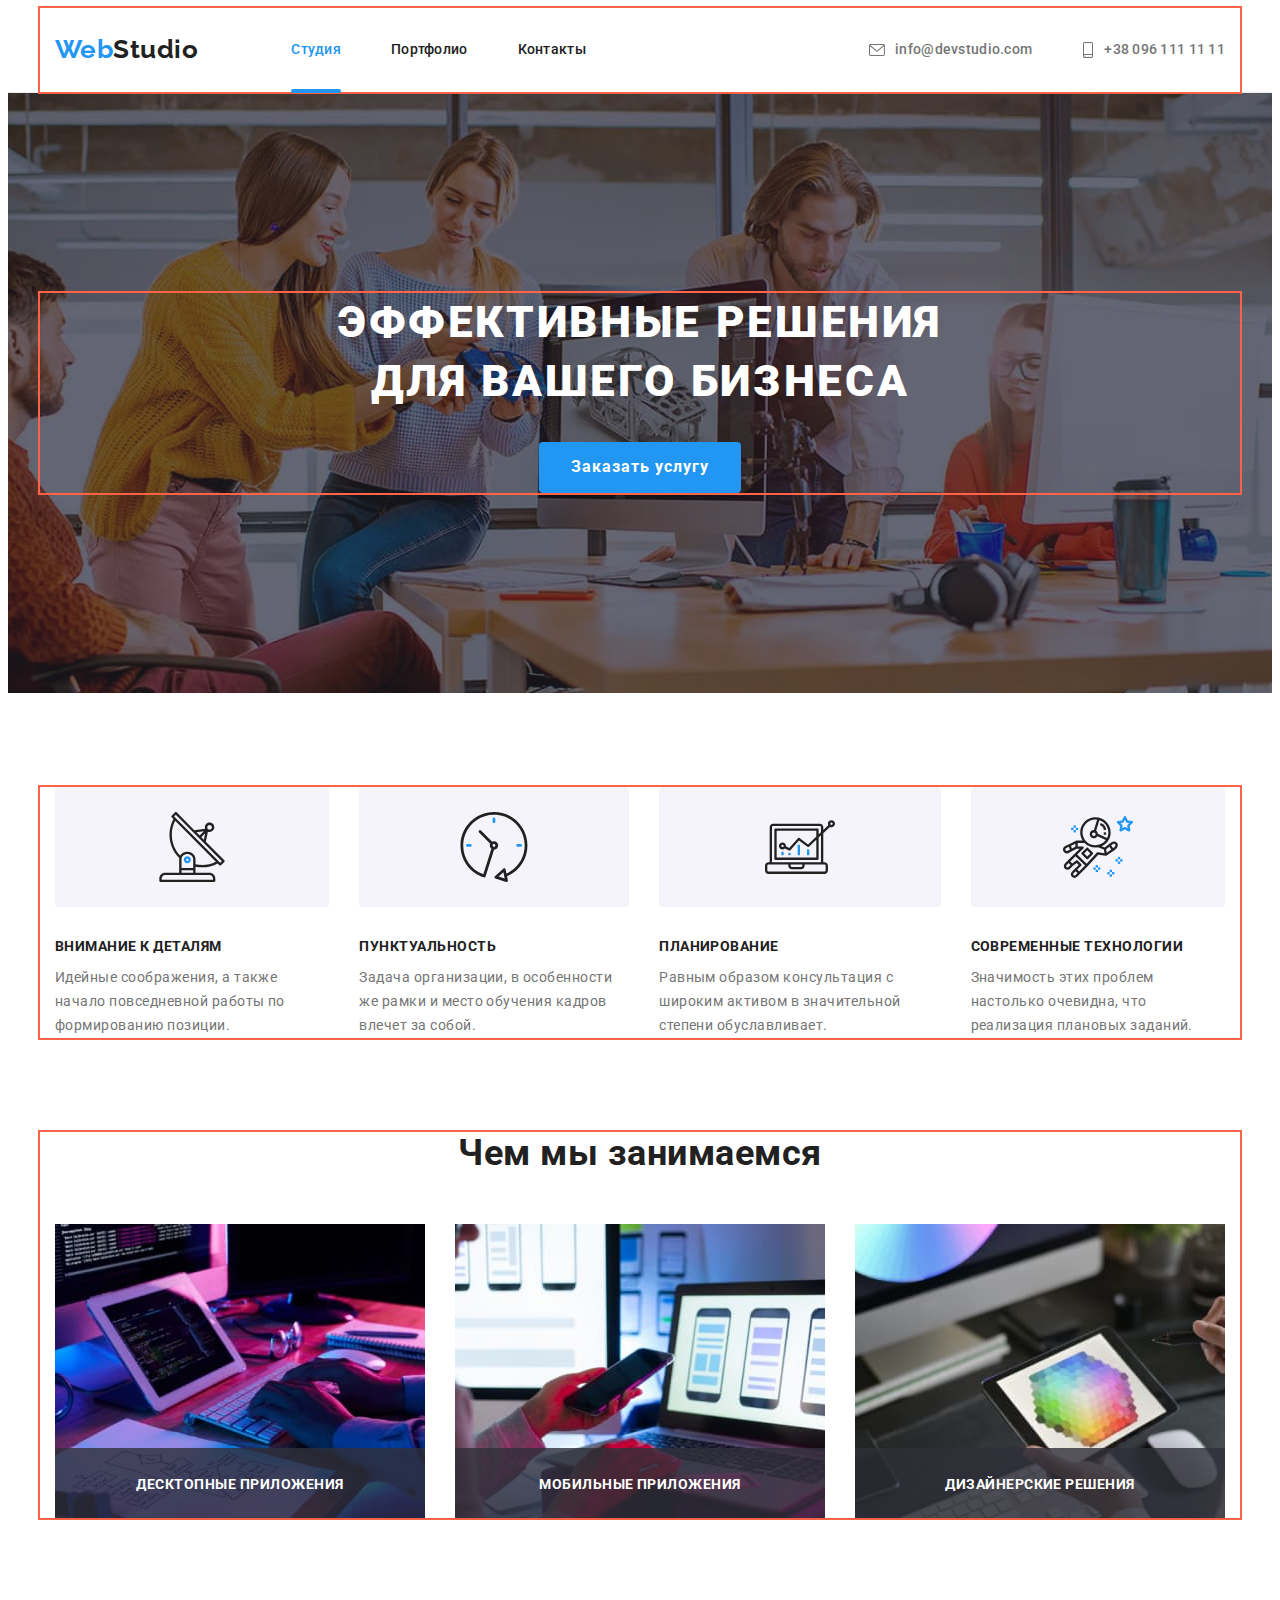
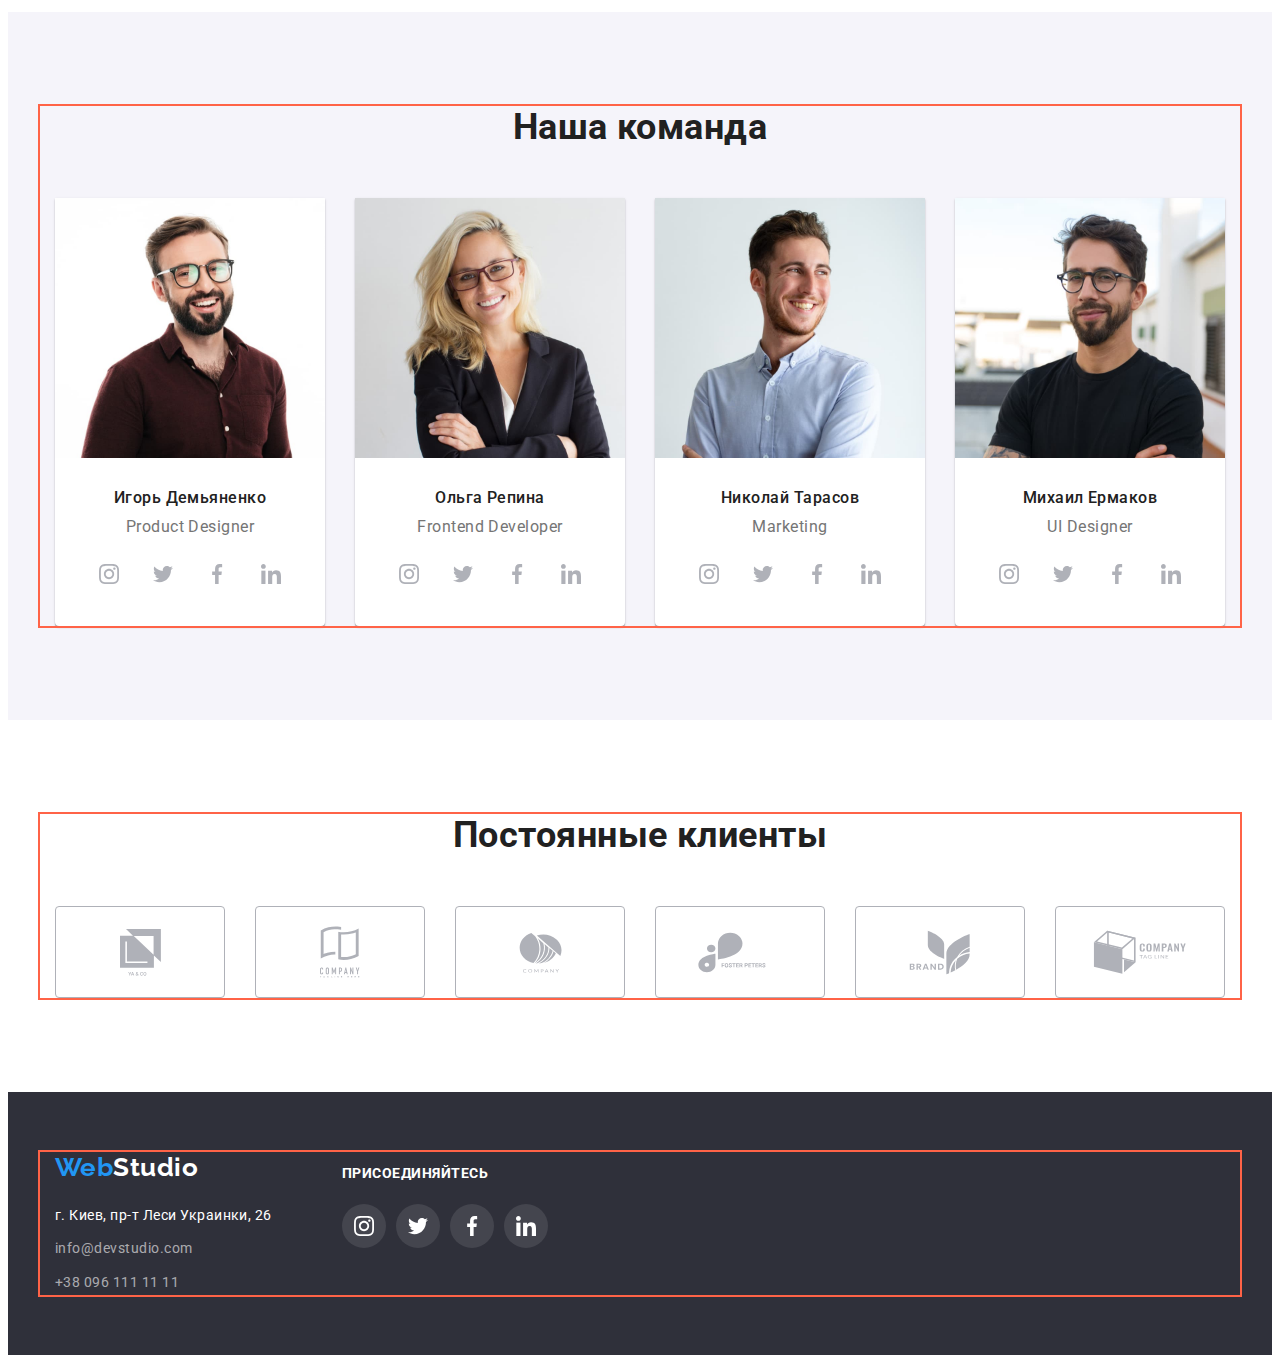
<file: index.html>
<!DOCTYPE html>
<html lang="ru">
  <head>
    <meta charset="UTF-8" />
    <meta http-equiv="X-UA-Compatible" content="IE=edge" />
    <meta name="viewport" content="width=device-width, initial-scale=1.0" />
    <title>Document</title>
    <link rel="preconnect" href="https://fonts.googleapis.com" />
    <link rel="preconnect" href="https://fonts.gstatic.com" crossorigin />
    <link
      href="https://fonts.googleapis.com/css2?family=Lato&family=Raleway:wght@700&family=Roboto:wght@400;500;700;900&display=swap"
      rel="stylesheet"
    />
    <link
      rel="stylesheet"
      href="https://cdnjs.cloudflare.com/ajax/libs/modern-normalize/1.1.0/modern-normalize.min.css"
      integrity="sha512-wpPYUAdjBVSE4KJnH1VR1HeZfpl1ub8YT/NKx4PuQ5NmX2tKuGu6U/JRp5y+Y8XG2tV+wKQpNHVUX03MfMFn9Q=="
      crossorigin="anonymous"
      referrerpolicy="no-referrer"
    />
    <link
      rel="stylesheet"
      href="https://cdnjs.cloudflare.com/ajax/libs/animate.css/4.1.1/animate.min.css"
    />
    <link rel="stylesheet" href="./css/styles.css" />
  </head>

  <body>
    <!--Шапка сайта-->
    <header class="header-page">
      <div class="container">
        <nav class="header-nav">
          <!--Навигация на другие страницы-->
          <a href="./index.html" class="logo"
            >Web<span class="studio-black">Studio</span></a
          >
          <ul class="header-list list">
            <li class="header-item">
              <a href="" class="header-link current">Студия</a>
            </li>
            <li class="header-item">
              <a href="./portfolio.html" class="header-link">Портфолио</a>
            </li>
            <li class="header-item">
              <a href="" class="header-link">Контакты</a>
            </li>
          </ul>
        </nav>
        <ul class="contacts-list list">
          <li class="contacts-item mail">
            <a href="mailto:info@devstudio.com" class="contacts-link"
              ><svg class="contacts-icon" width="16" height="12">
                <use href="./images/icons.svg#icon-envelope-hover"></use></svg
              >info@devstudio.com</a
            >
          </li>
          <li class="contacts-item tel">
            <a href="tel.:+380961111111" class="contacts-link"
              ><svg class="contacts-icon" width="12" height="16">
                <use href="./images/icons.svg#icon-smartphone"></use>
              </svg>
              +38 096 111 11 11</a
            >
          </li>
        </ul>
      </div>
    </header>

    <!--Main-контент-->
    <main>
      <!--Герой-->
      <section class="hero">
        <div class="container">
          <h1 class="hero-title animate__animated animate__headShake">
            Эффективные решения <br />
            для вашего бизнеса
          </h1>
          <button type="button" class="hero-btn pointer" data-modal-open>
            Заказать услугу
          </button>
        </div>
      </section>

      <!--Преимущества Feature-->
      <section class="feature section">
        <div class="container">
          <h2 class="visually-hidden">Преимущества</h2>
          <ul class="feature-list list">
            <li class="feature-item">
              <div class="thumb">
                <svg class="feature-icon" width="70" height="70">
                  <use href="./images/icons.svg#icon-antenna"></use>
                </svg>
              </div>
              <h3 class="feature-title">Внимание к деталям</h3>
              <p class="feature-text">
                Идейные соображения, а также начало повседневной работы по
                формированию позиции.
              </p>
            </li>
            <li class="feature-item">
              <div class="thumb">
                <svg class="feature-icon" width="70" height="70">
                  <use href="./images/icons.svg#icon-clock"></use>
                </svg>
              </div>
              <h3 class="feature-title">Пунктуальность</h3>
              <p class="feature-text">
                Задача организации, в особенности же рамки и место обучения
                кадров влечет за собой.
              </p>
            </li>
            <li class="feature-item">
              <div class="thumb">
                <svg class="feature-icon" width="70" height="70">
                  <use href="./images/icons.svg#icon-diagram"></use>
                </svg>
              </div>
              <h3 class="feature-title">Планирование</h3>
              <p class="feature-text">
                Равным образом консультация с широким активом в значительной
                степени обуславливает.
              </p>
            </li>
            <li class="feature-item">
              <div class="thumb">
                <svg class="feature-icon" width="70" height="70">
                  <use href="./images/icons.svg#icon-astronaut"></use>
                </svg>
              </div>
              <h3 class="feature-title">Современные технологии</h3>
              <p class="feature-text">
                Значимость этих проблем настолько очевидна, что реализация
                плановых заданий.
              </p>
            </li>
          </ul>
        </div>
      </section>
      <!--Чем мы занимаемся About-->
      <section class="about">
        <div class="container">
          <h2 class="about-title">Чем мы занимаемся</h2>
          <ul class="about-list list">
            <li class="about-item">
              <div class="about-thumb">
                <img
                  class="about-img"
                  src="./images/transformer.jpg"
                  alt="На фото ноутбук-трансформер и руки на клавиатуре"
                  width="370"
                />
                <p class="about-label">Десктопные приложения</p>
              </div>
            </li>
            <li class="about-item">
              <div class="about-thumb">
                <img
                  src="./images/laptop.jpg"
                  alt="На фото ноутбук и смартфон в руке"
                  width="370"
                />
                <p class="about-label">Мобильные приложения</p>
              </div>
            </li>
            <li class="about-item">
              <div class="about-thumb">
                <img
                  src="./images/tablet.jpg"
                  alt="На фото планшет в руке"
                  width="370"
                />
                <p class="about-label">Дизайнерские решения</p>
              </div>
            </li>
          </ul>
        </div>
      </section>

      <!--Наша команда Team-->
      <section class="team section">
        <div class="container">
          <h2 class="team-title">Наша команда</h2>
          <ul class="team-list list">
            <li class="team-card">
              <img
                src="./images/demianenko.jpg"
                alt="На фото продукт дизайнер Игорь Демьяненко"
                width="270"
              />
              <div class="team-text">
                <h3 class="team-person">Игорь Демьяненко</h3>
                <p lang="en" class="team-position">Product Designer</p>
              </div>
              <ul class="team-soc-list list">
                <li class="team-soc-item">
                  <a href="" class="team-soc-link link">
                    <svg class="team-soc-icon" width="20" height="20">
                      <use href="./images/icons.svg#icon-instagram"></use>
                    </svg>
                  </a>
                </li>
                <li class="team-soc-item">
                  <a href="" class="team-soc-link link">
                    <svg class="team-soc-icon" width="20" height="20">
                      <use href="./images/icons.svg#icon-twitter"></use>
                    </svg>
                  </a>
                </li>
                <li class="team-soc-item">
                  <a href="" class="team-soc-link link">
                    <svg class="team-soc-icon" width="20" height="20">
                      <use href="./images/icons.svg#icon-facebook"></use>
                    </svg>
                  </a>
                </li>
                <li class="team-soc-item">
                  <a href="" class="team-soc-link link">
                    <svg class="team-soc-icon" width="20" height="20">
                      <use href="./images/icons.svg#icon-linkedin"></use>
                    </svg>
                  </a>
                </li>
              </ul>
            </li>
            <li class="team-card">
              <img
                src="./images/repina.jpg"
                alt="На фото фронтенд разработчик Ольга Репина"
                width="270"
              />
              <div class="team-text">
                <h3 class="team-person">Ольга Репина</h3>
                <p lang="en" class="team-position">Frontend Developer</p>
              </div>
              <ul class="team-soc-list list">
                <li class="team-soc-item">
                  <a href="" class="team-soc-link link">
                    <svg class="team-soc-icon" width="20" height="20">
                      <use href="./images/icons.svg#icon-instagram"></use>
                    </svg>
                  </a>
                </li>
                <li class="team-soc-item">
                  <a href="" class="team-soc-link link">
                    <svg class="team-soc-icon" width="20" height="20">
                      <use href="./images/icons.svg#icon-twitter"></use>
                    </svg>
                  </a>
                </li>
                <li class="team-soc-item">
                  <a href="" class="team-soc-link link">
                    <svg class="team-soc-icon" width="20" height="20">
                      <use href="./images/icons.svg#icon-facebook"></use>
                    </svg>
                  </a>
                </li>
                <li class="team-soc-item">
                  <a href="" class="team-soc-link link">
                    <svg class="team-soc-icon" width="20" height="20">
                      <use href="./images/icons.svg#icon-linkedin"></use>
                    </svg>
                  </a>
                </li>
              </ul>
            </li>
            <li class="team-card">
              <img
                src="./images/tarasov.jpg"
                alt="На фото маркетолог Николай Тарасов"
                width="270"
              />
              <div class="team-text">
                <h3 class="team-person">Николай Тарасов</h3>
                <p lang="en" class="team-position">Marketing</p>
              </div>
              <ul class="team-soc-list list">
                <li class="team-soc-item">
                  <a href="" class="team-soc-link link">
                    <svg class="team-soc-icon" width="20" height="20">
                      <use href="./images/icons.svg#icon-instagram"></use>
                    </svg>
                  </a>
                </li>
                <li class="team-soc-item">
                  <a href="" class="team-soc-link link">
                    <svg class="team-soc-icon" width="20" height="20">
                      <use href="./images/icons.svg#icon-twitter"></use>
                    </svg>
                  </a>
                </li>
                <li class="team-soc-item">
                  <a href="" class="team-soc-link link">
                    <svg class="team-soc-icon" width="20" height="20">
                      <use href="./images/icons.svg#icon-facebook"></use>
                    </svg>
                  </a>
                </li>
                <li class="team-soc-item">
                  <a href="" class="team-soc-link link">
                    <svg class="team-soc-icon" width="20" height="20">
                      <use href="./images/icons.svg#icon-linkedin"></use>
                    </svg>
                  </a>
                </li>
              </ul>
            </li>
            <li class="team-card">
              <img
                src="./images/ermakov.jpg"
                alt="На фото дизайнер интерфейса Михаил Ермаков"
                width="270"
              />
              <div class="team-text">
                <h3 class="team-person">Михаил Ермаков</h3>
                <p lang="en" class="team-position">UI Designer</p>
              </div>
              <ul class="team-soc-list list">
                <li class="team-soc-item">
                  <a href="" class="team-soc-link link">
                    <svg class="team-soc-icon" width="20" height="20">
                      <use href="./images/icons.svg#icon-instagram"></use>
                    </svg>
                  </a>
                </li>
                <li class="team-soc-item">
                  <a href="" class="team-soc-link link">
                    <svg class="team-soc-icon" width="20" height="20">
                      <use href="./images/icons.svg#icon-twitter"></use>
                    </svg>
                  </a>
                </li>
                <li class="team-soc-item">
                  <a href="" class="team-soc-link link">
                    <svg class="team-soc-icon" width="20" height="20">
                      <use href="./images/icons.svg#icon-facebook"></use>
                    </svg>
                  </a>
                </li>
                <li class="team-soc-item">
                  <a href="" class="team-soc-link link">
                    <svg class="team-soc-icon" width="20" height="20">
                      <use href="./images/icons.svg#icon-linkedin"></use>
                    </svg>
                  </a>
                </li>
              </ul>
            </li>
          </ul>
        </div>
      </section>

      <!-- Постоянные клиенты -->
      <section class="clients section">
        <div class="container">
          <h2 class="clients-title">Постоянные клиенты</h2>
          <ul class="clients-list list">
            <li class="clients-item">
              <a href="" class="clients-link">
                <svg class="clients-icon" width="41" height="47">
                  <use href="./images/icons.svg#icon-client-1"></use>
                </svg>
              </a>
            </li>
            <li class="clients-item">
              <a href="" class="clients-link">
                <svg class="clients-icon" width="40" height="52">
                  <use href="./images/icons.svg#icon-client-2"></use>
                </svg>
              </a>
            </li>
            <li class="clients-item">
              <a href="" class="clients-link">
                <svg class="clients-icon" width="43" height="41">
                  <use href="./images/icons.svg#icon-client-3"></use>
                </svg>
              </a>
            </li>
            <li class="clients-item">
              <a href="" class="clients-link">
                <svg class="clients-icon" width="84" height="41">
                  <use href="./images/icons.svg#icon-client-4"></use>
                </svg>
              </a>
            </li>
            <li class="clients-item">
              <a href="" class="clients-link">
                <svg class="clients-icon" width="62" height="45">
                  <use href="./images/icons.svg#icon-client-5"></use>
                </svg>
              </a>
            </li>
            <li class="clients-item">
              <a href="" class="clients-link">
                <svg class="clients-icon" width="94" height="44">
                  <use href="./images/icons.svg#icon-client-6"></use>
                </svg>
              </a>
            </li>
          </ul>
        </div>
      </section>
    </main>

    <!--Футер-->
    <footer class="footer">
      <div class="container">
        <div class="address-content">
          <a href="./index.html" class="logo"
            >Web<span class="studio-white">Studio</span></a
          >
          <address class="address">
            <ul class="address-list list">
              <li class="address-items">
                <a href="" class="footer-address"
                  >г. Киев, пр-т Леси Украинки, 26
                </a>
              </li>
              <li class="address-items">
                <a href="mailto:info@devstudio.com" class="footer-contacts"
                  >info@devstudio.com</a
                >
              </li>
              <li class="address-items">
                <a href="tel.:+380961111111" class="footer-contacts"
                  >+38 096 111 11 11</a
                >
              </li>
            </ul>
          </address>
        </div>
        <div class="footer-icon">
          <h2 class="footer-title">Присоединяйтесь</h2>
          <ul class="footer-soc-list list">
            <li class="footer-soc-item">
              <a href="" class="footer-soc-link link">
                <svg class="footer-soc-icon" width="20" height="20">
                  <use href="./images/icons.svg#icon-instagram"></use>
                </svg>
              </a>
            </li>
            <li class="footer-soc-item">
              <a href="" class="footer-soc-link link">
                <svg class="footer-soc-icon" width="20" height="20">
                  <use href="./images/icons.svg#icon-twitter"></use>
                </svg>
              </a>
            </li>
            <li class="footer-soc-item">
              <a href="" class="footer-soc-link link">
                <svg class="footer-soc-icon" width="20" height="20">
                  <use href="./images/icons.svg#icon-facebook"></use>
                </svg>
              </a>
            </li>
            <li class="footer-soc-item">
              <a href="" class="footer-soc-link link">
                <svg class="footer-soc-icon" width="20" height="20">
                  <use href="./images/icons.svg#icon-linkedin"></use>
                </svg>
              </a>
            </li>
          </ul>
        </div>
      </div>
    </footer>

    <div class="backdrop is-hidden" data-modal>
      <div class="modal">
        <button type="button" class="modal-close-btn" data-modal-close>
          <svg class="close-icon" width="18" height="18">
            <use href="./images/icons.svg#icon-close-black"></use>
          </svg>
        </button>
      </div>
    </div>

    <script src="./js/modal.js"></script>
  </body>
</html>
</file>
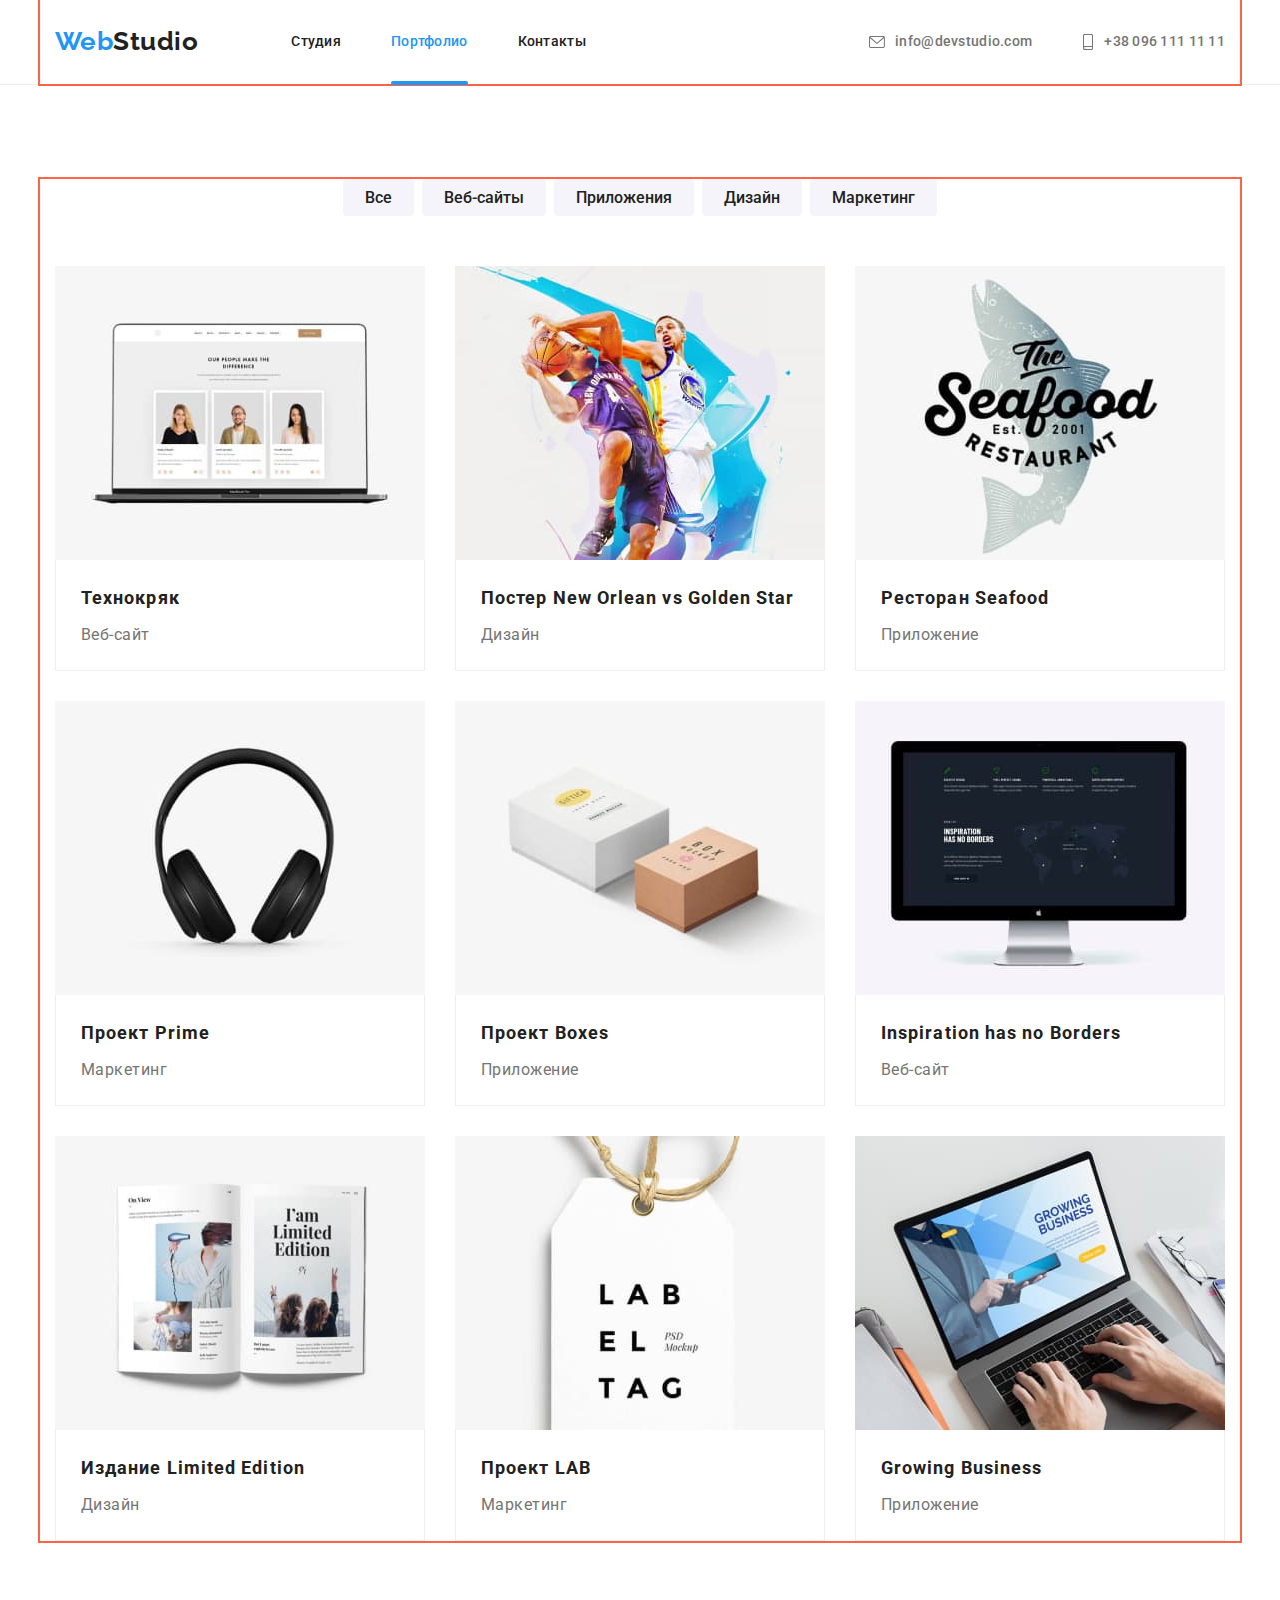
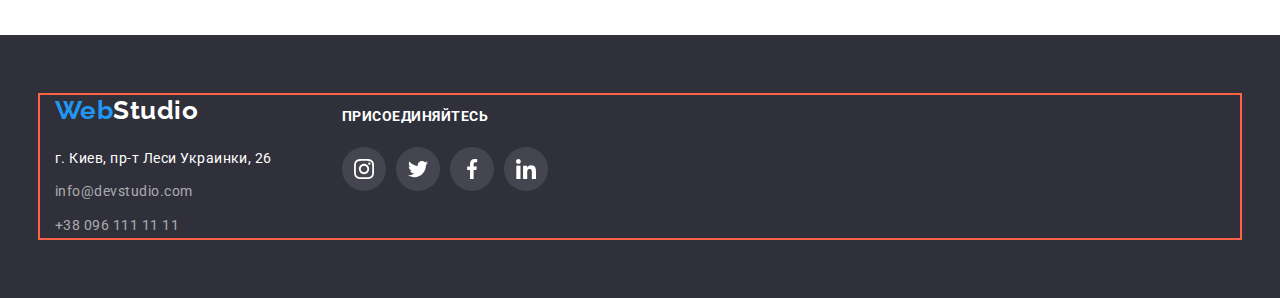
<file: portfolio.html>
<!DOCTYPE html>
<html lang="ru">
  <head>
    <meta charset="UTF-8" />
    <meta http-equiv="X-UA-Compatible" content="IE=edge" />
    <meta name="viewport" content="width=device-width, initial-scale=1.0" />
    <title>Document</title>
    <link rel="preconnect" href="https://fonts.googleapis.com" />
    <link rel="preconnect" href="https://fonts.gstatic.com" crossorigin />
    <link
      href="https://fonts.googleapis.com/css2?family=Lato&family=Raleway:wght@700&family=Roboto:wght@400;500;700;900&display=swap"
      rel="stylesheet"
    />
    <link rel="stylesheet" href="https://cdnjs.cloudflare.com/ajax/libs/modern-normalize/1.1.0/modern-normalize.min.css">
    <link rel="stylesheet" href="./css/styles.css" />
  </head>
  
  <body>
    <!--Шапка сайта-->
    <header class="header-page">
      <div class="container">
        <nav class="header-nav">
          <!--Навигация на другие страницы-->
          <a href="./index.html" class="logo"
            >Web<span class="studio-black">Studio</span></a
          >
          <ul class="header-list list">
            <li class="header-item">
              <a href="./index.html" class="header-link">Студия</a>
            </li>
            <li class="header-item">
              <a href="./portfolio.html" class="header-link current">Портфолио</a>
            </li>
            <li class="header-item">
              <a href="" class="header-link">Контакты</a>
            </li>
          </ul>
        </nav>
        <ul class="contacts-list list">
          <li class="contacts-item mail">
            <a href="mailto:info@devstudio.com" class="contacts-link"
              ><svg class="contacts-icon" width="16" height="12">
                <use href="./images/icons.svg#icon-envelope-hover"></use></svg
              >info@devstudio.com</a
            >
          </li>
          <li class="contacts-item tel">
            <a href="tel.:+380961111111" class="contacts-link"
              ><svg class="contacts-icon" width="12" height="16">
                <use href="./images/icons.svg#icon-smartphone"></use>
              </svg>
              +38 096 111 11 11</a
            >
          </li>
        </ul>
      </div>
    </header>

    <!--Main-контент-->
    <main class="projects-page">
      <section class="projects section">
        <div class="container">
          <h1 class="visually-hidden">Наши проекты</h1>
        <ul class="projects-list list">
          <li class="projects-item"><button type="button" class="projects-btn pointer">Вcе</button></li>
          <li class="projects-item"><button type="button" class="projects-btn pointer">Веб-сайты</button></li>
          <li class="projects-item"><button type="button" class="projects-btn pointer">Приложения</button></li>
          <li class="projects-item"><button type="button" class="projects-btn pointer">Дизайн</button></li>
          <li class="projects-item"><button type="button" class="projects-btn pointer">Маркетинг</button></li>
        </ul>
        <ul class="works-list list">
          <li class="works-item">
            <a href="" class="works-link">
              <div class="works-thumb">
                <img
                src="./images/work-1.jpg"
                alt="технокряк"
                width="370"      
              />
              <div class="works-overlay">
                <p>Ресурс предлагает комплексные предложения с разным уровнем функционала и сервисов. 
                  Все это позволит посетителю получить исчерпывающие сведения о компании или частном лице</p>
                </div> 
              </div>
              <div class="works-text">
                <h2 class="works-title">Технокряк</h2>
                <p class="works-desc">Веб-сайт</p>                
              </div>
            </a>
          </li>
          <li class="works-item">
            <a href="" class="works-link">
              <div class="works-thumb">
                <img
                src="./images/work-2.jpg"
                alt="постер баскетбол"
                width="370"
              />
              <div class="works-overlay">
                <p>Ресурс предлагает комплексные предложения с разным уровнем функционала и сервисов. 
                Все это позволит посетителю получить исчерпывающие сведения о компании или частном лице</p> 
                </div> 
              </div>
              <div class="works-text">
                <h2 class="works-title">Постер New Orlean vs Golden Star</h2>
                <p class="works-desc">Дизайн</p>
              </div>
            </a>
          </li>
          <li class="works-item">
            <a href="" class="works-link">
              <div class="works-thumb">
                <img
                src="./images/work-3.jpg"
                alt="ресторан"
                width="370"
              />
              <div class="works-overlay">
                <p>Ресурс предлагает комплексные предложения с разным уровнем функционала и сервисов. 
                Все это позволит посетителю получить исчерпывающие сведения о компании или частном лице</p> 
                </div>              
              </div>
              <div class="works-text">
                <h2 class="works-title">Ресторан Seafood</h2>
                <p class="works-desc">Приложение</p>
              </div>
            </a>
          </li>
          <li class="works-item">
            <a href="" class="works-link">
              <div class="works-thumb">
                <img
                src="./images/work-4.jpg"
                alt="проект prime"
                width="370"
              />
              <div class="works-overlay">
                <p>Ресурс предлагает комплексные предложения с разным уровнем функционала и сервисов. 
                Все это позволит посетителю получить исчерпывающие сведения о компании или частном лице</p> 
                </div>              
              </div>
              <div class="works-text">
                <h2 class="works-title">Проект Prime</h2>
                <p class="works-desc">Маркетинг</p>
              </div>
            </a>
          </li>
          <li class="works-item">
            <a href="" class="works-link">
              <div class="works-thumb">
                <img
                src="./images/work-5.jpg"
                alt="проект boxes"
                width="370"
              />
              <div class="works-overlay">
                <p>Ресурс предлагает комплексные предложения с разным уровнем функционала и сервисов. 
                Все это позволит посетителю получить исчерпывающие сведения о компании или частном лице</p> 
                </div> 
              </div>
              <div class="works-text">
                <h2 class="works-title">Проект Boxes</h2>
                <p class="works-desc">Приложение</p>
              </div>
            </a>
          </li>
          <li class="works-item">
            <a href="" class="works-link">
              <div class="works-thumb">
                <img
                src="./images/work-6.jpg"
                alt="вебсайт inspiration"
                width="370"
              />
              <div class="works-overlay">
                <p>Ресурс предлагает комплексные предложения с разным уровнем функционала и сервисов. 
                Все это позволит посетителю получить исчерпывающие сведения о компании или частном лице</p> 
                </div> 
              </div>
              <div class="works-text">
                <h2 class="works-title">Inspiration has no Borders</h2>
                <p class="works-desc">Веб-сайт</p>
              </div>
            </a>
          </li>
          <li class="works-item">
            <a href="" class="works-link">
              <div class="works-thumb">
                <img
                src="./images/work-7.jpg"
                alt="журнал edition"
                width="370"
              />
              <div class="works-overlay">
                <p>Ресурс предлагает комплексные предложения с разным уровнем функционала и сервисов. 
                Все это позволит посетителю получить исчерпывающие сведения о компании или частном лице</p> 
                </div> 
              </div>
              <div class="works-text">
                <h2 class="works-title">Издание Limited Edition</h2>
                <p class="works-desc">Дизайн</p>
              </div>
            </a>
          </li>         
          <li class="works-item">
            <a href="" class="works-link">
              <div class="works-thumb">
                <img
                src="./images/work-8.jpg"
                alt="проект lab"
                width="370"
              />
              <div class="works-overlay">
                <p>Ресурс предлагает комплексные предложения с разным уровнем функционала и сервисов. 
                Все это позволит посетителю получить исчерпывающие сведения о компании или частном лице</p> 
                </div> 
              </div>
              <div class="works-text">
                <h2 class="works-title">Проект LAB</h2>
                <p class="works-desc">Маркетинг</p>
              </div>  
            </a>
          </li>
          <li class="works-item">
            <a href="" class="works-link">
              <div class="works-thumb">
                <img
                src="./images/work-9.jpg"
                alt="приложение buisness"
                width="370"
              />
              <div class="works-overlay">
                <p>Ресурс предлагает комплексные предложения с разным уровнем функционала и сервисов. 
                Все это позволит посетителю получить исчерпывающие сведения о компании или частном лице</p> 
                </div> 
              </div>
            <div class="works-text">
              <h2 class="works-title">Growing Business</h2>
              <p class="works-desc">Приложение</p>
            </div>
            </a>
          </li>
        </ul>
      </section>
        </div>        
    </main>

    <!--Футер-->
    <footer class="footer">
      <div class="container">
        <div class="address-content">
          <a href="./index.html" class="logo"
            >Web<span class="studio-white">Studio</span></a
          >
          <address class="address">
            <ul class="address-list list">
              <li class="address-items">
                <a href="" class="footer-address"
                  >г. Киев, пр-т Леси Украинки, 26
                </a>
              </li>
              <li class="address-items">
                <a href="mailto:info@devstudio.com" class="footer-contacts"
                  >info@devstudio.com</a
                >
              </li>
              <li class="address-items">
                <a href="tel.:+380961111111" class="footer-contacts"
                  >+38 096 111 11 11</a
                >
              </li>
            </ul>
          </address>
        </div>
        <div class="footer-icon">
          <h2 class="footer-title">Присоединяйтесь</h3>
          <ul class="footer-soc-list list">
            <li class="footer-soc-item">
              <a href="" class="footer-soc-link link">
                <svg class="footer-soc-icon" width="20" height="20">
                  <use href="./images/icons.svg#icon-instagram"></use>
                </svg>
              </a>
            </li>
            <li class="footer-soc-item">
              <a href="" class="footer-soc-link link">
                <svg class="footer-soc-icon" width="20" height="20">
                  <use href="./images/icons.svg#icon-twitter"></use>
                </svg>
              </a>
            </li>
            <li class="footer-soc-item">
              <a href="" class="footer-soc-link link">
                <svg class="footer-soc-icon" width="20" height="20">
                  <use href="./images/icons.svg#icon-facebook"></use>
                </svg>
              </a>
            </li>
            <li class="footer-soc-item">
              <a href="" class="footer-soc-link link">
                <svg class="footer-soc-icon" width="20" height="20">
                  <use href="./images/icons.svg#icon-linkedin"></use>
                </svg>
              </a>
            </li>
          </ul>
        </div>
      </div>
    </footer>
  </body>
</html>
</file>
<file: css/styles.css>
:root {
  --primary-text-color: #212121;
  --title-text-color: #757575;
  --accent-color: #2196f3;
  --primary-white-color: #ffffff;
  --secondary-bg-color: #e5e5e5;
  --team-button-bg-color: #f5f4fa;
  --contacts-footer-color: rgba(255, 255, 255, 0.6);
  --footer-bg-color: #2f303a;
  --icon-color: #afb1b8;
}

html {
  box-sizing: border-box;
}

*,
*::before,
*::after {
  box-sizing: inherit;
}

body {
  color: var(--primary-text-color);
  background-color: var(--primary-white-color);

  font-family: Roboto, sans-serif;
  letter-spacing: 0.03em;
}

/* p,
h1,
h2,
h3,
h4,
h5,
h6 {
  margin: 0;
}

ul {
  margin: 0;
  padding-left: 0;
}

button {
  cursor: pointer;
} */

img {
  display: block;
  max-width: 100%;
  height: auto;
}

.visually-hidden {
  position: absolute;
  width: 1px;
  height: 1px;
  margin: -1px;
  border: 0;
  padding: 0;
  white-space: nowrap;
  clip-path: inset(100%);
  clip: rect(0 0 0 0);
  overflow: hidden;
}

.list {
  padding: 0;
  margin: 0;
  list-style: none;
}

.link {
  list-style: none;
  text-decoration: none;
}

.header-link.current {
  color: var(--accent-color);
  text-decoration: none;
}

.pointer {
  cursor: pointer;
}

.container {
  width: 1200px;
  margin-left: auto;
  margin-right: auto;
  padding-left: 15px;
  padding-right: 15px;
  outline: 2px solid tomato;
}

.section {
  padding-top: 94px;
  padding-bottom: 94px;
}

/* Logo */
.logo {
  color: var(--accent-color);
  font-family: Raleway, sans-serif;

  font-weight: 700;
  font-size: 26px;
  line-height: 1.2;
  text-decoration: none;
}

.logo:focus {
  color: var(--accent-color);
}

.studio-black {
  margin-right: 93px;
  color: var(--primary-text-color);
  text-decoration: none;
}

.studio-white {
  color: var(--primary-white-color);
}

/* ------------ HEADER ------------ */
.header-page {
  border-bottom: 1px solid #ececec;
}

.header-page .container {
  display: flex;
  align-items: center;
}

.header-nav {
  display: flex;
  align-items: center;
}

.header-list {
  display: flex;
}

.header-item:not(:last-child) {
  margin-right: 50px;
}

/* .header-list .header-item + .header-item {
  margin-left: 50px;
} */

.header-item {
  position: relative;
}

.current::after {
  content: "";

  position: absolute;
  bottom: -1px;
  left: 0;
  width: 100%;
  height: 4px;
  background: var(--accent-color);
  border-radius: 2px;

  transition: transform 250ms cubic-bezier(0.4, 0, 0.2, 1);
}

.header-link {
  display: block;
  padding-top: 32px;
  padding-bottom: 32px;

  color: var(--primary-text-color);

  font-style: normal;
  font-weight: 500;
  font-size: 14px;
  line-height: 1.4;
  letter-spacing: 0.02em;
  text-decoration: none;
  transition: color 250ms cubic-bezier(0.4, 0, 0.2, 1);
}

.header-link:hover,
.header-link:focus {
  color: var(--accent-color);
}

.contacts-link {
  display: flex;
  align-items: center;
  padding-top: 32px;
  padding-bottom: 32px;

  color: var(--title-text-color);

  font-weight: 500;
  font-size: 14px;
  line-height: 1.4;
  letter-spacing: 0.02em;
  text-decoration: none;
  transition: color 250ms cubic-bezier(0.4, 0, 0.2, 1);
}

.contacts-icon {
  fill: currentColor;
  margin-right: 10px;
}

.contacts-link:hover,
.contacts-link:focus {
  color: var(--accent-color);
}

.contacts-list {
  display: flex;
  margin-left: auto;
}

.contacts-item:not(:last-child) {
  margin-right: 50px;
}

/* ------------ HERO ------------ */
.hero {
  max-width: 1600px;
  height: 600px;
  margin-left: auto;
  margin-right: auto;
  padding-top: 200px;
  padding-bottom: 200px;

  text-align: center;

  background-color: var(--footer-bg-color);
  background-image: linear-gradient(
      rgba(47, 48, 58, 0.4),
      rgba(47, 48, 58, 0.4)
    ),
    url(../images/hero-bg.jpg);
  background-repeat: no-repeat;
  background-position: center;
  background-size: cover;
  /* outline: 2px solid tomato; */
}

.hero-title {
  margin-top: 0;
  margin-bottom: 30px;
  color: var(--primary-white-color);

  font-weight: 900;
  font-size: 44px;
  line-height: 1.36;
  letter-spacing: 0.06em;
  text-transform: uppercase;
}

.hero-btn {
  display: inline-block;
  min-width: 200px;
  padding: 10px 32px;
  border: 0;
  border-radius: 4px;

  color: var(--primary-white-color);
  background-color: var(--accent-color);
  box-shadow: 0px 4px 4px rgba(0, 0, 0, 0.15);

  font-family: inherit;
  font-weight: 700;
  font-size: 16px;
  line-height: 1.9;
  letter-spacing: 0.06em;
  transition: color 250ms cubic-bezier(0.4, 0, 0.2, 1),
    background-color 250ms cubic-bezier(0.4, 0, 0.2, 1),
    box-shadow 250ms cubic-bezier(0.4, 0, 0.2, 1);
}

.hero-btn:hover,
.hero-btn:focus {
  background-color: #188ce8;
  color: var(--primary-white-color);
  /* transition: transform 250ms cubic-bezier(0.4, 0, 0.2, 1); */
}

/* ------------ FEATURE ------------ */
.thumb {
  display: flex;
  align-items: center;
  justify-content: center;

  background-color: var(--team-button-bg-color);

  border-radius: 4px;
  margin-bottom: 30px;
  height: 120px;
}

.feature-item + .feature-item {
  margin-left: 30px;
}

.feature-list {
  display: flex;
}

.feature-title {
  margin-top: 0;
  margin-bottom: 10px;

  font-weight: 700;
  font-size: 14px;
  line-height: 1.4;
  text-transform: uppercase;
}

.feature-text {
  margin-top: 0;
  margin-bottom: 0;

  color: var(--title-text-color);

  font-size: 14px;
  line-height: 1.71;
}

/* .feature-item::before
  display: block;
  content: "";
  height: 120px;
  background-image: ../images/icons.svg#icon-antenna
  background-size: contain;
  background-repeat: no-repeat;
  background-position: center;
  background-color: #ccc;

  border-radius: 4px;
  margin-bottom: 30px;
 */
/* ------------ ABOUT ------------*/
.about {
  padding-bottom: 94px;
}

.about-title {
  margin-top: 0;
  margin-bottom: 50px;

  font-weight: 700;
  font-size: 36px;
  line-height: 1.17;
  text-align: center;
}

.about-list {
  display: flex;
}

.about-item + .about-item {
  margin-left: 30px;
}

.about-thumb {
  position: relative;
}

.about-label {
  position: absolute;
  bottom: 0;
  margin: 0;
  padding: 27px;
  width: 370px;
  height: 70px;
  background: rgba(47, 48, 58, 0.8);

  font-family: "Roboto";
  font-style: normal;
  font-weight: 700;
  font-size: 14px;
  line-height: 1.4;
  text-align: center;
  text-transform: uppercase;

  color: var(--primary-white-color);
}

/* ------------ TEAM ------------*/
.team {
  background-color: var(--team-button-bg-color);
}

.team-title {
  margin-top: 0;
  margin-bottom: 50px;

  font-weight: 700;
  font-size: 36px;
  line-height: 1.17;
  text-align: center;
}

.team-list {
  display: flex;
  gap: 30px;
}

.team-card {
  flex-basis: calc((100% - 90px) / 4);
  /* width: calc((100% - 90px) / 4); */

  background: #ffffff;
  box-shadow: 0px 1px 3px rgba(0, 0, 0, 0.12), 0px 1px 1px rgba(0, 0, 0, 0.14),
    0px 2px 1px rgba(0, 0, 0, 0.2);
  border-radius: 0px 0px 4px 4px;
}

.team-text {
  padding-top: 30px;
  /* padding-bottom: 30px; */
}

.team-person {
  margin-top: 0;
  margin-bottom: 10px;

  font-weight: 500;
  font-size: 16px;
  line-height: 1.19;
  text-align: center;
}

.team-position {
  margin-top: 0;
  margin-bottom: 0;

  color: var(--title-text-color);

  font-size: 16px;
  line-height: 1.19;
  text-align: center;
  margin-bottom: 16px;
}

.team-soc-list {
  display: flex;
  justify-content: center;
  padding-bottom: 30px;
}

.team-soc-item {
  width: 44px;
  height: 44px;
  margin-left: 10px;
}

.team-soc-item:first-child {
  margin-left: 0;
}

.team-soc-link {
  display: flex;
  align-items: center;
  justify-content: center;
  width: 100%;
  height: 100%;
  border-radius: 50%;
  background-color: var(--primary-white-color);
  color: var(--icon-color);
  transition: color 250ms cubic-bezier(0.4, 0, 0.2, 1);
  transition: background-color 250ms cubic-bezier(0.4, 0, 0.2, 1);
}

.team-soc-icon {
  fill: currentColor;
  transition: fill 250ms cubic-bezier(0.4, 0, 0.2, 1);
}

.team-soc-link:hover,
.team-soc-link:focus {
  background-color: var(--accent-color);
  color: var(--primary-white-color);
}

/* .team-soc-link:hover,
.team-soc-link:focus {
  background-color: var(--accent-color);
}

.team-soc-link:hover .team-soc-icon,
.team-soc-link:focus .team-soc-icon {
  fill: var(--primary-white-color);
} */

/* ------------ CLIENTS ------------*/
.clients {
  /* background-color: var(--secondary-bg-color); */
}

.clients-title {
  margin-top: 0;
  margin-bottom: 50px;

  font-weight: 700;
  font-size: 36px;
  line-height: 1.17;
  text-align: center;
}

.clients-list {
  display: flex;
  justify-content: center;
  /* gap: 30px; */
}

.clients-item {
  width: 170px;
  height: 92px;
  margin-left: 30px;
  /* flex-basis: calc((100% - 150px) / 5); */
}
.clients-item:first-child {
  margin-left: 0;
}

.clients-link {
  display: flex;
  align-items: center;
  justify-content: center;
  width: 100%;
  height: 100%;
  border: 1px solid var(--icon-color);
  border-radius: 4px;
  transition: border 250ms cubic-bezier(0.4, 0, 0.2, 1);
}

.clients-icon {
  fill: var(--icon-color);
  transition: fill 250ms cubic-bezier(0.4, 0, 0.2, 1);
}

.clients-link:hover .clients-icon,
.clients-link:focus .clients-icon {
  fill: var(--accent-color);
}

.clients-link:hover {
  color: var(--icon-color);
}

.clients-link:hover {
  border: 1px solid var(--accent-color);
}
/* ------------ FOOTER ------------ */
.footer {
  background-color: var(--footer-bg-color);

  padding-top: 60px;
  padding-bottom: 60px;
}

.footer-address {
  color: var(--primary-white-color);

  font-style: normal;
  font-weight: 400;
  font-size: 14px;
  line-height: 1.7;
  text-decoration: none;
  transition: color 250ms cubic-bezier(0.4, 0, 0.2, 1);
}

.footer-address:hover,
.footer-address:focus {
  color: var(--accent-color);
}

.footer-contacts {
  color: var(--contacts-footer-color);

  font-style: normal;
  font-weight: 400;
  font-size: 14px;
  line-height: 1.7;
  text-decoration: none;
  transition: color 250ms cubic-bezier(0.4, 0, 0.2, 1);
}

.footer-contacts:hover,
.footer-contacts:focus {
  color: var(--accent-color);
}

.address {
  margin-top: 20px;
}

.address-items:not(:last-child) {
  margin-bottom: 10px;
}

.footer .container {
  display: flex;
}

.footer-icon {
  margin-left: 70px;
}

.footer-title {
  margin-top: 12px;
  margin-bottom: 20px;

  color: var(--primary-white-color);

  font-family: "Roboto";
  font-style: normal;
  font-weight: 700;
  font-size: 14px;
  line-height: 1.4;
  text-transform: uppercase;
}

.footer-soc-list {
  display: flex;
}

.footer-soc-item {
  width: 44px;
  height: 44px;
  margin-left: 10px;
}

.footer-soc-item:first-child {
  margin-left: 0;
}

.footer-soc-link {
  display: flex;
  align-items: center;
  justify-content: center;
  width: 100%;
  height: 100%;
  border-radius: 50%;
  background-color: rgba(255, 255, 255, 0.1);
  transition: background-color 250ms cubic-bezier(0.4, 0, 0.2, 1);
}

.footer-soc-icon {
  fill: var(--primary-white-color);
}

.footer-soc-link:hover,
.footer-soc-link:focus {
  background-color: var(--accent-color);
}

/* ------------ BACKDROP + MODAL ------------ */
.backdrop {
  position: fixed;
  top: 0;
  left: 0;
  width: 100vw;
  height: 100vh;
  background: rgba(0, 0, 0, 0.2);

  transition: opacity 250ms cubic-bezier(0.4, 0, 0.2, 1),
    visibility 250ms cubic-bezier(0.4, 0, 0.2, 1);
}

.backdrop.is-hidden .modal {
  transform: translate(-50%, -50%) scale(0);
}

.modal {
  position: absolute;
  width: 528px;
  min-height: 581px;
  top: 50%;
  left: 50%;
  border-radius: 4px;

  background: #ffffff;
  box-shadow: 0px 1px 3px rgba(0, 0, 0, 0.12), 0px 1px 1px rgba(0, 0, 0, 0.14),
    0px 2px 1px rgba(0, 0, 0, 0.2);

  transform: translate(-50%, -50%) scale(1);
  transition: transform 250ms cubic-bezier(0.4, 0, 0.2, 1);
}

.modal-close-btn {
  position: absolute;
  top: 8px;
  right: 8px;
  width: 30px;
  height: 30px;
  border-radius: 50px;
  border: 1px solid rgba(0, 0, 0, 0.1);
  background-color: transparent;
  display: flex;
  align-items: center;
  justify-content: center;
}

.is-hidden {
  opacity: 0;
  visibility: hidden;
  pointer-events: none;
}

.no-scroll {
  overflow: hidden;
}
/* ------------ PORTFOLIO ------------ */

/* ------------ PROJECTS & WORKS ------------ */
.projects-page {
  background-color: var(--primary-white-color);
}

.projects-list {
  display: flex;
  justify-content: center;
  margin-bottom: 50px;
}

.projects-btn {
  border: 0rem;
  border-radius: 4px;
  padding: 6px 22px;

  color: var(--primary-text-color);
  background-color: var(--team-button-bg-color);
  transition: color 250ms cubic-bezier(0.4, 0, 0.2, 1),
    background-color 250ms cubic-bezier(0.4, 0, 0.2, 1),
    box-shadow 250ms cubic-bezier(0.4, 0, 0.2, 1);

  font-family: inherit;
  font-weight: 500;
  font-size: 16px;
  line-height: 1.6;
  text-align: center;
}

.projects-item:not(:last-child) {
  margin-right: 8px;
}

/* .projects-list .projects-item + .projects-item {
  margin-left: 8px;
} */

.projects-btn:hover,
.projects-btn:focus {
  background-color: var(--accent-color);
  color: var(--primary-white-color);

  box-shadow: 0px 3px 1px rgba(0, 0, 0, 0.1), 0px 1px 2px rgba(0, 0, 0, 0.08),
    0px 2px 2px rgba(0, 0, 0, 0.12);
  border-radius: 4px;
}

.works-list {
  display: flex;
  flex-wrap: wrap;
  margin-left: -30px;
  margin-top: -30px;
}

.works-item {
  flex-basis: calc(100% / 3 - 30px);
  margin-left: 30px;
  margin-top: 30px;
  transition: box-shadow 250ms cubic-bezier(0.4, 0, 0.2, 1);
}
/* width: calc((100% - 90px) / 3); */
/* width: calc(100% / 3 - 30px */

.works-item:hover {
  box-shadow: 0px 1px 1px rgba(0, 0, 0, 0.12), 0px 4px 4px rgba(0, 0, 0, 0.06),
    1px 4px 6px rgba(0, 0, 0, 0.16);
}

.works-link {
  text-decoration: none;
}

.works-thumb {
  position: relative;
  overflow: hidden;
}

.works-item:hover .works-overlay,
.works-item:focus .works-overlay {
  transform: translateY(0);
}

.works-overlay {
  position: absolute;
  top: 0;
  left: 0;
  width: 100%;
  height: 100%;

  padding: 63px 24px;
  background: rgba(33, 150, 243, 0.9);

  font-family: "Roboto";
  font-style: normal;
  font-weight: 400;
  font-size: 18px;
  line-height: 1.55;

  color: var(--primary-white-color);

  transform: translateY(100%);
  transition: transform 250ms cubic-bezier(0.4, 0, 0.2, 1);
}

.works-text {
  padding: 20px 25px;
  border-bottom: 1px solid #eeeeee;
  border-left: 1px solid #eeeeee;
  border-right: 1px solid #eeeeee;
  width: 370px;
}

.works-title {
  margin-top: 0;
  margin-bottom: 4px;
  color: var(--primary-text-color);

  font-weight: 700;
  font-size: 18px;
  line-height: 2;
  letter-spacing: 0.06em;
  text-decoration: none;
}

.works-desc {
  margin-top: 0;
  margin-bottom: 0;
  color: var(--title-text-color);

  font-weight: 400;
  font-size: 16px;
  line-height: 1.88;
}
</file>
